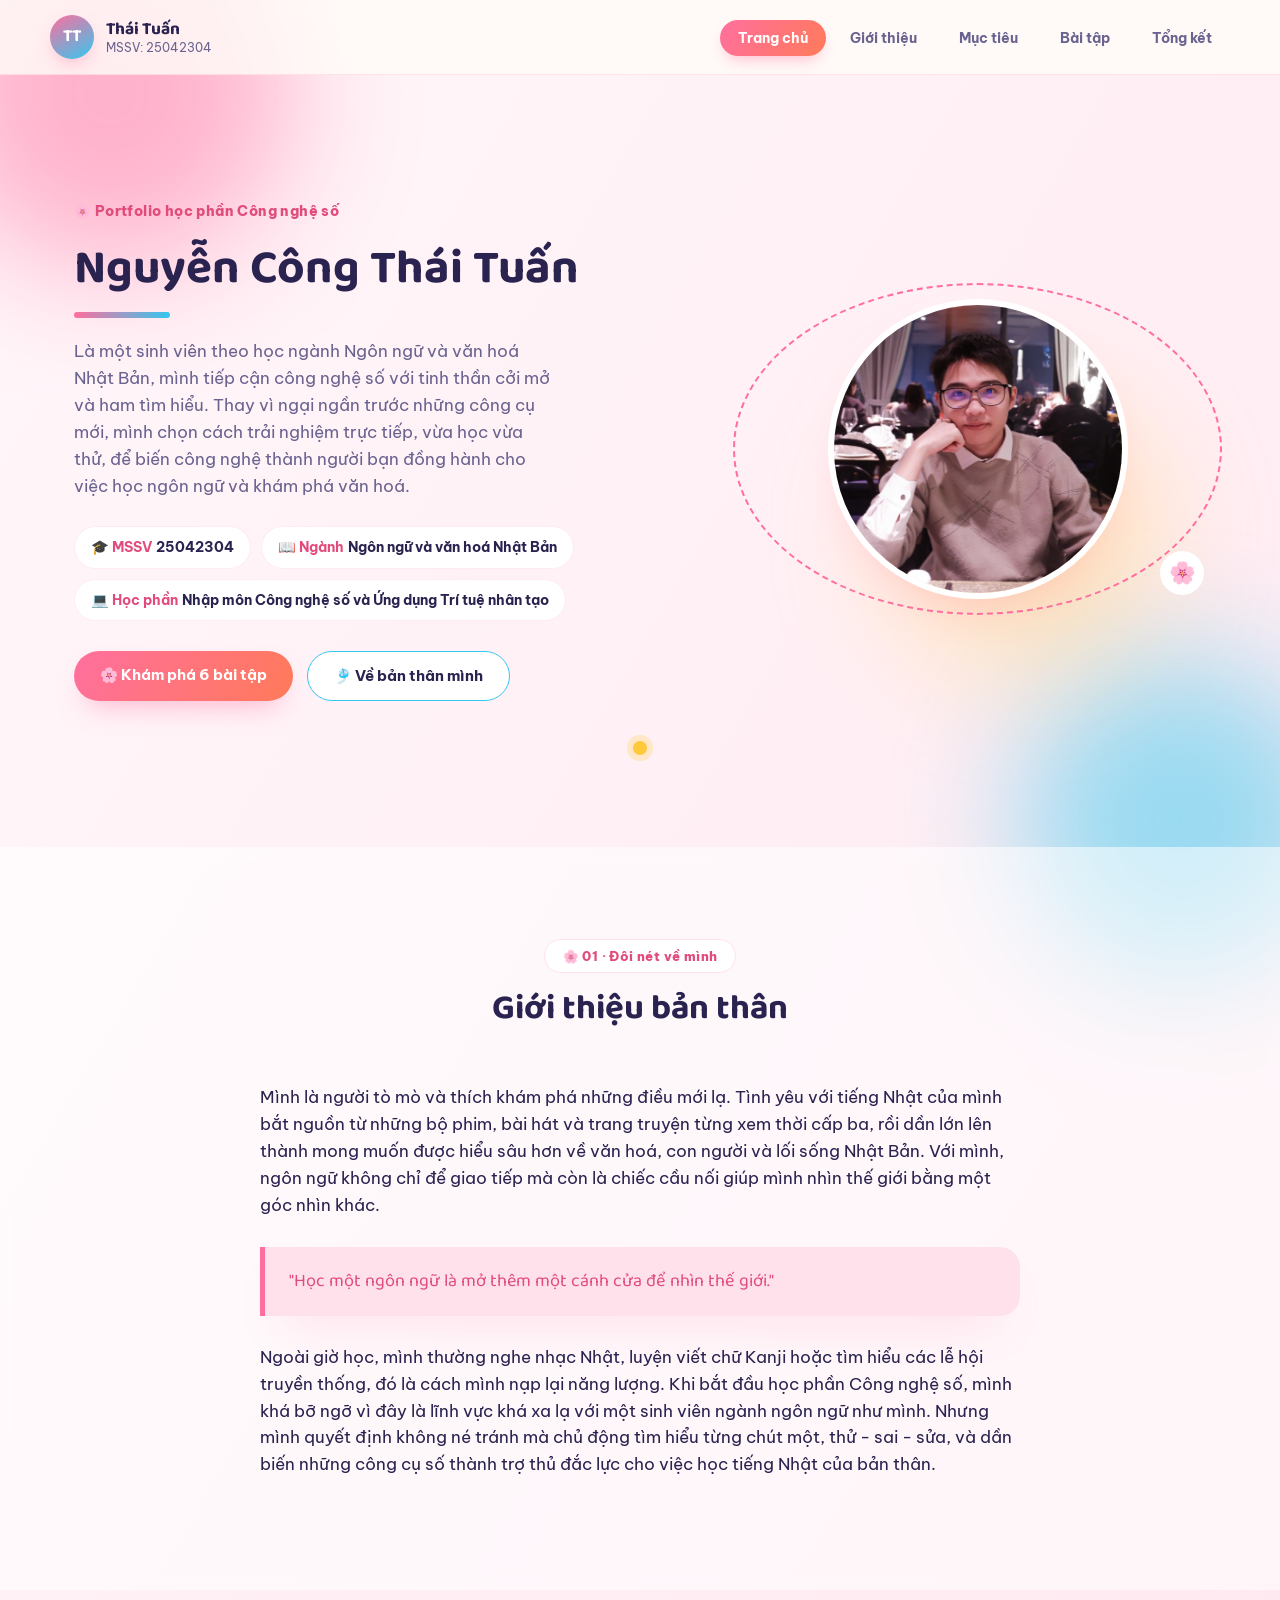
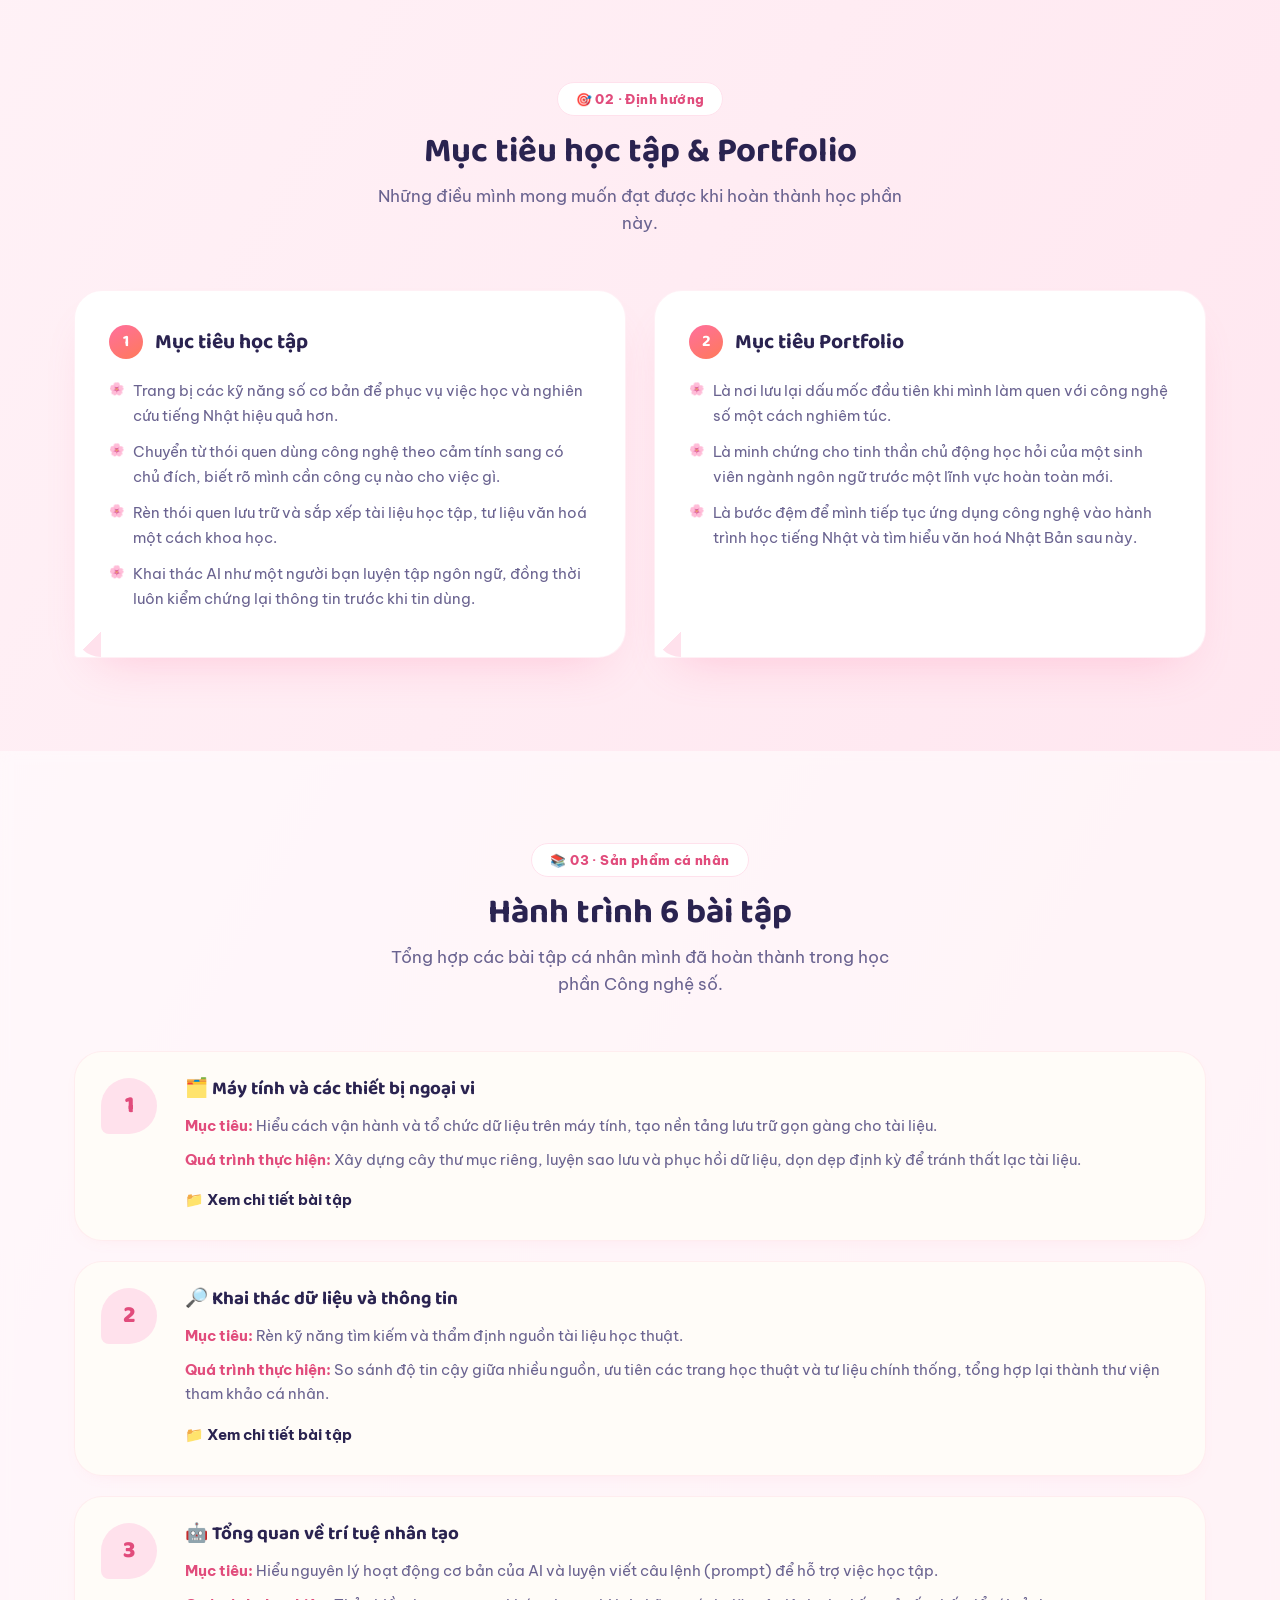
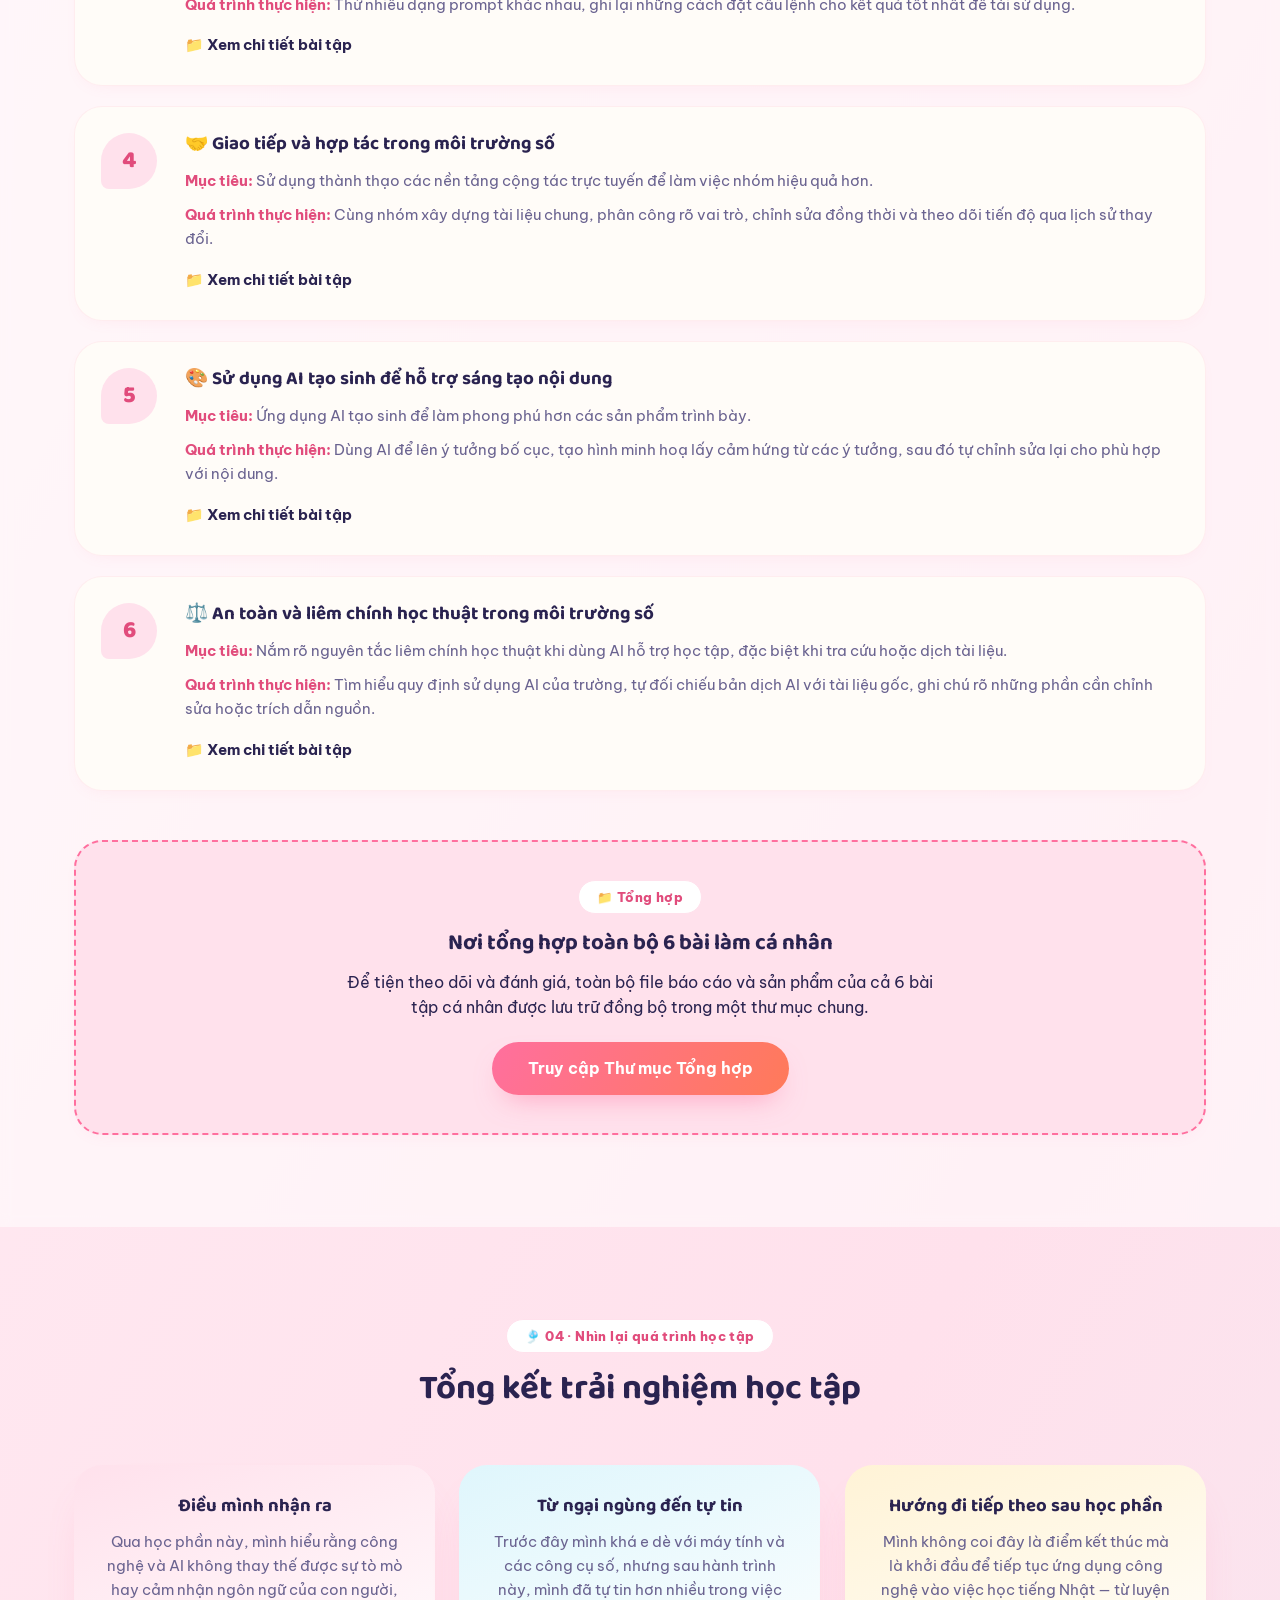
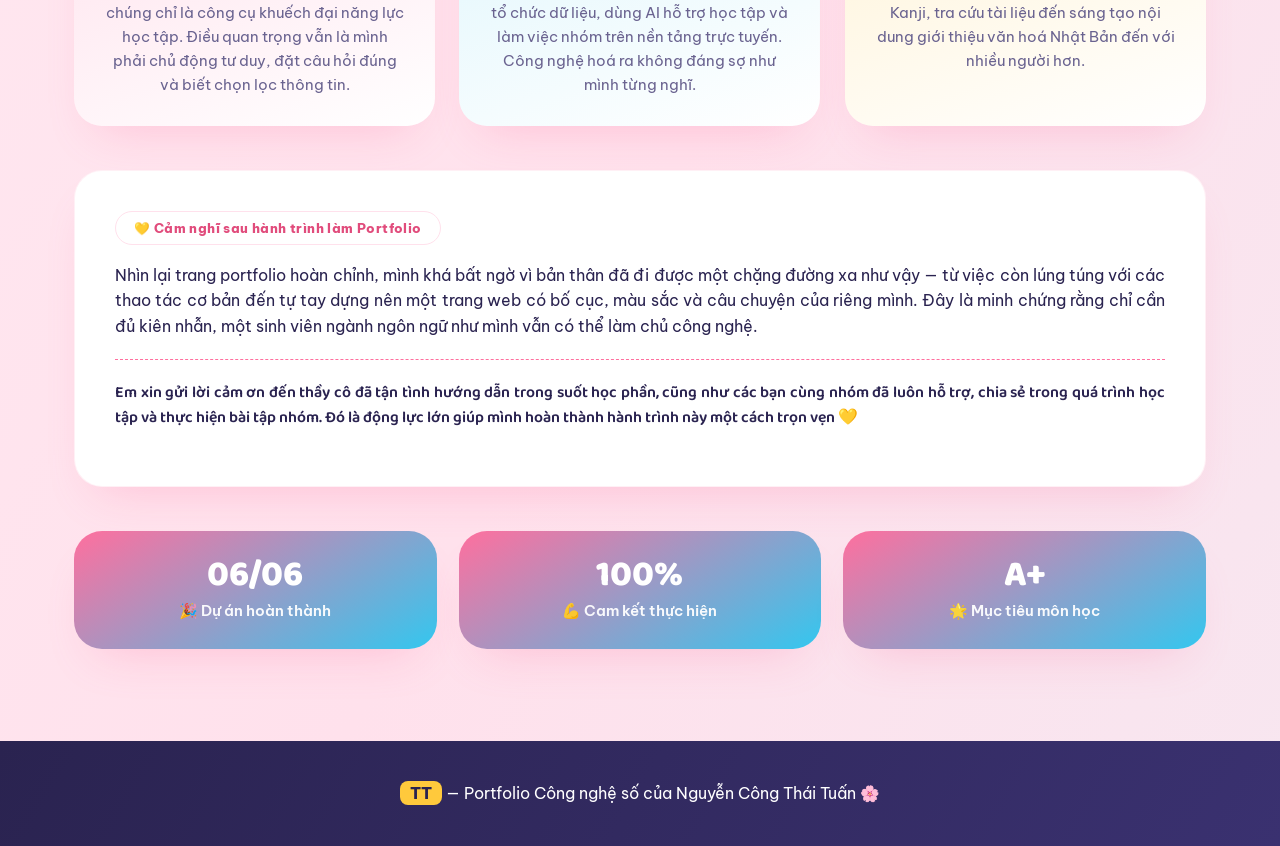
<file: index.html>
<!DOCTYPE html>
<html lang="vi">
<head>
<meta charset="UTF-8">
<meta name="viewport" content="width=device-width, initial-scale=1.0">
<title>Nguyễn Công Thái Tuấn - Portfolio Công nghệ số</title>
<link rel="preconnect" href="https://fonts.googleapis.com">
<link rel="preconnect" href="https://fonts.gstatic.com" crossorigin>
<link href="https://fonts.googleapis.com/css2?family=Baloo+2:wght@500;600;700;800&family=Be+Vietnam+Pro:wght@400;500;600;700;800&display=swap" rel="stylesheet">
<link rel="stylesheet" href="style.css">
</head>
<body>

<div class="blob blob-1"></div>
<div class="blob blob-2"></div>
<div class="blob blob-3"></div>
<div class="petals" id="petals" aria-hidden="true"></div>
<div class="cursor-glow" id="cursorGlow"></div>

<header class="site-nav">
  <div class="wrap nav-inner">
    <div class="brand">
      <div class="seal">TT</div>
      <div class="brand-text">
        <span class="brand-name">Thái Tuấn</span>
        <span class="brand-id">MSSV: 25042304</span>
      </div>
    </div>
    <ul class="nav-links">
      <li><a href="#trang-chu" class="nav-link active">Trang chủ</a></li>
      <li><a href="#gioi-thieu" class="nav-link">Giới thiệu</a></li>
      <li><a href="#muc-tieu" class="nav-link">Mục tiêu</a></li>
      <li><a href="#bai-tap" class="nav-link">Bài tập</a></li>
      <li><a href="#tong-ket" class="nav-link">Tổng kết</a></li>
    </ul>
  </div>
</header>

<section id="trang-chu">
  <div class="wrap hero">
    <div class="reveal">
      <span class="hero-eyebrow">🌸 Portfolio học phần Công nghệ số</span>
      <h1>Nguyễn Công Thái Tuấn<span class="underline"></span></h1>
      <p class="sub">Là một sinh viên theo học ngành Ngôn ngữ và văn hoá Nhật Bản, mình tiếp cận công nghệ số với tinh thần cởi mở và ham tìm hiểu. Thay vì ngại ngần trước những công cụ mới, mình chọn cách trải nghiệm trực tiếp, vừa học vừa thử, để biến công nghệ thành người bạn đồng hành cho việc học ngôn ngữ và khám phá văn hoá.</p>
      <div class="info-chips">
        <span class="info-chip"><b>🎓 MSSV</b>25042304</span>
        <span class="info-chip"><b>📖 Ngành</b>Ngôn ngữ và văn hoá Nhật Bản</span>
        <span class="info-chip"><b>💻 Học phần</b>Nhập môn Công nghệ số và Ứng dụng Trí tuệ nhân tạo</span>
      </div>
      <div class="hero-cta">
        <a href="#bai-tap" class="btn btn-primary">🌸 Khám phá 6 bài tập</a>
        <a href="#gioi-thieu" class="btn btn-ghost">🎐 Về bản thân mình</a>
      </div>
    </div>
    <div class="hero-frame reveal">
      <div class="frame-ring"></div>
      <!-- THAY ĐƯỜNG DẪN ẢNH CỦA BẠN VÀO src="..." Ở DÒNG DƯỚI -->
      <img class="frame-img" src="thaituan.jpg" alt="Ảnh đại diện Thái Tuấn" style="width: 100%; height: 100%; object-fit: cover; border-radius: 50%;">
      <div class="frame-sticker">🌸</div>
    </div>
  </div>
  <div class="arc-divider" aria-hidden="true"><span class="sun"></span></div>
</section>

<section id="gioi-thieu">
  <div class="wrap">
    <div class="section-head reveal">
      <span class="tag">🌸 01 · Đôi nét về mình</span>
      <h2>Giới thiệu bản thân</h2>
    </div>
    <div class="intro-text reveal">
      <p>Mình là người tò mò và thích khám phá những điều mới lạ. Tình yêu với tiếng Nhật của mình bắt nguồn từ những bộ phim, bài hát và trang truyện từng xem thời cấp ba, rồi dần lớn lên thành mong muốn được hiểu sâu hơn về văn hoá, con người và lối sống Nhật Bản. Với mình, ngôn ngữ không chỉ để giao tiếp mà còn là chiếc cầu nối giúp mình nhìn thế giới bằng một góc nhìn khác.</p>
      <div class="pull-quote">"Học một ngôn ngữ là mở thêm một cánh cửa để nhìn thế giới."</div>
      <p>Ngoài giờ học, mình thường nghe nhạc Nhật, luyện viết chữ Kanji hoặc tìm hiểu các lễ hội truyền thống, đó là cách mình nạp lại năng lượng. Khi bắt đầu học phần Công nghệ số, mình khá bỡ ngỡ vì đây là lĩnh vực khá xa lạ với một sinh viên ngành ngôn ngữ như mình. Nhưng mình quyết định không né tránh mà chủ động tìm hiểu từng chút một, thử - sai - sửa, và dần biến những công cụ số thành trợ thủ đắc lực cho việc học tiếng Nhật của bản thân.</p>
    </div>
  </div>
</section>

<section id="muc-tieu">
  <div class="wrap">
    <div class="section-head reveal">
      <span class="tag">🎯 02 · Định hướng</span>
      <h2>Mục tiêu học tập &amp; Portfolio</h2>
      <p>Những điều mình mong muốn đạt được khi hoàn thành học phần này.</p>
    </div>
    <div class="goal-grid">
      <div class="goal-card reveal">
        <h3><span class="num">1</span> Mục tiêu học tập</h3>
        <ul>
          <li>Trang bị các kỹ năng số cơ bản để phục vụ việc học và nghiên cứu tiếng Nhật hiệu quả hơn.</li>
          <li>Chuyển từ thói quen dùng công nghệ theo cảm tính sang có chủ đích, biết rõ mình cần công cụ nào cho việc gì.</li>
          <li>Rèn thói quen lưu trữ và sắp xếp tài liệu học tập, tư liệu văn hoá một cách khoa học.</li>
          <li>Khai thác AI như một người bạn luyện tập ngôn ngữ, đồng thời luôn kiểm chứng lại thông tin trước khi tin dùng.</li>
        </ul>
      </div>
      <div class="goal-card reveal">
        <h3><span class="num">2</span> Mục tiêu Portfolio</h3>
        <ul>
          <li>Là nơi lưu lại dấu mốc đầu tiên khi mình làm quen với công nghệ số một cách nghiêm túc.</li>
          <li>Là minh chứng cho tinh thần chủ động học hỏi của một sinh viên ngành ngôn ngữ trước một lĩnh vực hoàn toàn mới.</li>
          <li>Là bước đệm để mình tiếp tục ứng dụng công nghệ vào hành trình học tiếng Nhật và tìm hiểu văn hoá Nhật Bản sau này.</li>
        </ul>
      </div>
    </div>
  </div>
</section>

<section id="bai-tap">
  <div class="wrap">
    <div class="section-head reveal">
      <span class="tag">📚 03 · Sản phẩm cá nhân</span>
      <h2>Hành trình 6 bài tập</h2>
      <p>Tổng hợp các bài tập cá nhân mình đã hoàn thành trong học phần Công nghệ số.</p>
    </div>
    <div class="work-list">
      <div class="work-item reveal">
        <div class="num">1</div>
        <div>
          <h3>🗂️ Máy tính và các thiết bị ngoại vi</h3>
          <div class="work-fields">
            <div class="row"><b>Mục tiêu:</b> Hiểu cách vận hành và tổ chức dữ liệu trên máy tính, tạo nền tảng lưu trữ gọn gàng cho tài liệu.</div>
            <div class="row"><b>Quá trình thực hiện:</b> Xây dựng cây thư mục riêng, luyện sao lưu và phục hồi dữ liệu, dọn dẹp định kỳ để tránh thất lạc tài liệu.</div>
          </div>
          <a href="https://drive.google.com/file/d/1brFZg4f1hDSLKxqn5hWI1V_ljC0Bep34/view?usp=drive_link" class="work-link">📁 Xem chi tiết bài tập</a>
        </div>
      </div>
      <div class="work-item reveal">
        <div class="num">2</div>
        <div>
          <h3>🔎 Khai thác dữ liệu và thông tin</h3>
          <div class="work-fields">
            <div class="row"><b>Mục tiêu:</b> Rèn kỹ năng tìm kiếm và thẩm định nguồn tài liệu học thuật.</div>
            <div class="row"><b>Quá trình thực hiện:</b> So sánh độ tin cậy giữa nhiều nguồn, ưu tiên các trang học thuật và tư liệu chính thống, tổng hợp lại thành thư viện tham khảo cá nhân.</div>
          </div>
          <a href="https://drive.google.com/file/d/1V2eVG8cg9KhekNZRLpbLULGTibU__A0H/view?usp=drive_link" class="work-link">📁 Xem chi tiết bài tập</a>
        </div>
      </div>
      <div class="work-item reveal">
        <div class="num">3</div>
        <div>
          <h3>🤖 Tổng quan về trí tuệ nhân tạo</h3>
          <div class="work-fields">
            <div class="row"><b>Mục tiêu:</b> Hiểu nguyên lý hoạt động cơ bản của AI và luyện viết câu lệnh (prompt) để hỗ trợ việc học tập.</div>
            <div class="row"><b>Quá trình thực hiện:</b> Thử nhiều dạng prompt khác nhau, ghi lại những cách đặt câu lệnh cho kết quả tốt nhất để tái sử dụng.</div>
          </div>
          <a href="https://drive.google.com/file/d/1sXo_4yEObmmK12gEWAlB6NnLqLjsC4DI/view?usp=drive_link" class="work-link">📁 Xem chi tiết bài tập</a>
        </div>
      </div>
      <div class="work-item reveal">
        <div class="num">4</div>
        <div>
          <h3>🤝 Giao tiếp và hợp tác trong môi trường số</h3>
          <div class="work-fields">
            <div class="row"><b>Mục tiêu:</b> Sử dụng thành thạo các nền tảng cộng tác trực tuyến để làm việc nhóm hiệu quả hơn.</div>
            <div class="row"><b>Quá trình thực hiện:</b> Cùng nhóm xây dựng tài liệu chung, phân công rõ vai trò, chỉnh sửa đồng thời và theo dõi tiến độ qua lịch sử thay đổi.</div>
          </div>
          <a href="https://drive.google.com/file/d/1CThn3z2_cbSLkAjHHFn8-Ey7aQlFpjEn/view?usp=drive_link" class="work-link">📁 Xem chi tiết bài tập</a>
        </div>
      </div>
      <div class="work-item reveal">
        <div class="num">5</div>
        <div>
          <h3>🎨 Sử dụng AI tạo sinh để hỗ trợ sáng tạo nội dung</h3>
          <div class="work-fields">
            <div class="row"><b>Mục tiêu:</b> Ứng dụng AI tạo sinh để làm phong phú hơn các sản phẩm trình bày.</div>
            <div class="row"><b>Quá trình thực hiện:</b> Dùng AI để lên ý tưởng bố cục, tạo hình minh hoạ lấy cảm hứng từ các ý tưởng, sau đó tự chỉnh sửa lại cho phù hợp với nội dung.</div>
          </div>
          <a href="https://drive.google.com/file/d/1JEr2yvIgP0-DzwtuU6i96ROwkSikWsbE/view?usp=drive_link" class="work-link">📁 Xem chi tiết bài tập</a>
        </div>
      </div>
      <div class="work-item reveal">
        <div class="num">6</div>
        <div>
          <h3>⚖️ An toàn và liêm chính học thuật trong môi trường số</h3>
          <div class="work-fields">
            <div class="row"><b>Mục tiêu:</b> Nắm rõ nguyên tắc liêm chính học thuật khi dùng AI hỗ trợ học tập, đặc biệt khi tra cứu hoặc dịch tài liệu.</div>
            <div class="row"><b>Quá trình thực hiện:</b> Tìm hiểu quy định sử dụng AI của trường, tự đối chiếu bản dịch AI với tài liệu gốc, ghi chú rõ những phần cần chỉnh sửa hoặc trích dẫn nguồn.</div>
          </div>
          <a href="https://drive.google.com/file/d/198xptSa5ByX6omVA4YvT5B3yi4RmZmha/view?usp=drive_link" class="work-link">📁 Xem chi tiết bài tập</a>
        </div>
      </div>

      <!-- Ô dẫn đến link tổng hợp 6 bài -->
      <div class="work-item reveal" style="grid-template-columns: 1fr; text-align: center; border: 2px dashed var(--pink); background: var(--pink-soft); margin-top: 30px; padding: 38px 24px;">
        <div style="max-width: 600px; margin: 0 auto;">
          <span class="tag" style="margin-bottom: 16px;">📁 Tổng hợp</span>
          <h3 style="font-size: 1.35rem; margin-bottom: 12px;">Nơi tổng hợp toàn bộ 6 bài làm cá nhân</h3>
          <p class="sub" style="margin: 0 auto 22px; font-size: 0.95rem;">Để tiện theo dõi và đánh giá, toàn bộ file báo cáo và sản phẩm của cả 6 bài tập cá nhân được  lưu trữ đồng bộ trong một thư mục chung.</p>
          <!-- Thay link Drive tổng hợp thật vào ký tự # dưới đây -->
          <a href="https://drive.google.com/drive/folders/1JVnuB_zcmQ5XquJ6gWGvH21tws39dPbN?usp=drive_link" class="btn btn-primary" style="padding: 14px 36px; font-size: 0.95rem;">Truy cập Thư mục Tổng hợp</a>
        </div>
      </div>
    </div>
  </div>
</section>

<section id="tong-ket">
  <div class="wrap">
    <div class="section-head reveal">
      <span class="tag">🎐 04 · Nhìn lại quá trình học tập</span>
      <h2>Tổng kết trải nghiệm học tập</h2>
    </div>
    <div class="reflect-grid">
      <div class="reflect-card reveal">
        <h3>Điều mình nhận ra</h3>
        <p>Qua học phần này, mình hiểu rằng công nghệ và AI không thay thế được sự tò mò hay cảm nhận ngôn ngữ của con người, chúng chỉ là công cụ khuếch đại năng lực học tập. Điều quan trọng vẫn là mình phải chủ động tư duy, đặt câu hỏi đúng và biết chọn lọc thông tin.</p>
      </div>
      <div class="reflect-card reveal">
        <h3>Từ ngại ngùng đến tự tin</h3>
        <p>Trước đây mình khá e dè với máy tính và các công cụ số, nhưng sau hành trình này, mình đã tự tin hơn nhiều trong việc tổ chức dữ liệu, dùng AI hỗ trợ học tập và làm việc nhóm trên nền tảng trực tuyến. Công nghệ hoá ra không đáng sợ như mình từng nghĩ.</p>
      </div>
      <div class="reflect-card reveal">
        <h3>Hướng đi tiếp theo sau học phần</h3>
        <p>Mình không coi đây là điểm kết thúc mà là khởi đầu để tiếp tục ứng dụng công nghệ vào việc học tiếng Nhật — từ luyện Kanji, tra cứu tài liệu đến sáng tạo nội dung giới thiệu văn hoá Nhật Bản đến với nhiều người hơn.</p>
      </div>
    </div>

    <div class="feelings reveal">
      <span class="tag">💛 Cảm nghĩ sau hành trình làm Portfolio</span>
      <p>Nhìn lại trang portfolio hoàn chỉnh, mình khá bất ngờ vì bản thân đã đi được một chặng đường xa như vậy — từ việc còn lúng túng với các thao tác cơ bản đến tự tay dựng nên một trang web có bố cục, màu sắc và câu chuyện của riêng mình. Đây là minh chứng rằng chỉ cần đủ kiên nhẫn, một sinh viên ngành ngôn ngữ như mình vẫn có thể làm chủ công nghệ.</p>
      <p class="thanks">Em xin gửi lời cảm ơn đến thầy cô đã tận tình hướng dẫn trong suốt học phần, cũng như các bạn cùng nhóm đã luôn hỗ trợ, chia sẻ trong quá trình học tập và thực hiện bài tập nhóm. Đó là động lực lớn giúp mình hoàn thành hành trình này một cách trọn vẹn 💛</p>
    </div>

    <div class="stat-row reveal">
      <div class="stat"><div class="num">06/06</div><div class="label">🎉 Dự án hoàn thành</div></div>
      <div class="stat"><div class="num">100%</div><div class="label">💪 Cam kết thực hiện</div></div>
      <div class="stat"><div class="num">A+</div><div class="label">🌟 Mục tiêu môn học</div></div>
    </div>
  </div>
</section>

<footer>
  <span class="seal-mini">TT</span> — Portfolio Công nghệ số của Nguyễn Công Thái Tuấn 🌸
</footer>

<script>
  // Cánh hoa rơi
  const petalEmojis = ['🌸','✨','🍃','🎐'];
  const petalLayer = document.getElementById('petals');
  for(let i = 0; i < 16; i++){
    const el = document.createElement('div');
    el.className = 'petal';
    el.textContent = petalEmojis[i % petalEmojis.length];
    el.style.left = (Math.random() * 100) + 'vw';
    el.style.animationDuration = (9 + Math.random() * 8) + 's';
    el.style.animationDelay = (Math.random() * 10) + 's';
    el.style.fontSize = (1 + Math.random() * 0.9) + 'rem';
    petalLayer.appendChild(el);
  }

  // Con trỏ phát sáng
  const glow = document.getElementById('cursorGlow');
  window.addEventListener('mousemove', (e) => {
    glow.style.left = e.clientX + 'px'; glow.style.top = e.clientY + 'px'; glow.style.opacity = 1;
  });
  window.addEventListener('mouseleave', () => { glow.style.opacity = 0; });

  // Hiệu ứng xuất hiện khi cuộn
  const reveals = document.querySelectorAll('.reveal');
  reveals.forEach((el, i) => { el.style.transitionDelay = (i % 4) * 0.08 + 's'; });
  const io = new IntersectionObserver((entries) => {
    entries.forEach(entry => {
      if (entry.isIntersecting) { entry.target.classList.add('in-view'); io.unobserve(entry.target); }
    });
  }, { threshold: 0.1 });
  reveals.forEach(el => io.observe(el));

  // Số liệu "nảy" khi vào khung nhìn
  const stats = document.querySelectorAll('.stat');
  const statIo = new IntersectionObserver((entries) => {
    entries.forEach(entry => {
      if (entry.isIntersecting) { entry.target.classList.add('in-view'); statIo.unobserve(entry.target); }
    });
  }, { threshold: 0.4 });
  stats.forEach(el => statIo.observe(el));

  // Cuộn mượt
  document.querySelectorAll('a[href^="#"]').forEach(link => {
    link.addEventListener('click', (e) => {
      const target = document.querySelector(link.getAttribute('href'));
      if (target) { e.preventDefault(); target.scrollIntoView({ behavior: 'smooth', block: 'start' }); }
    });
  });

  // Đánh dấu mục nav đang xem
  const navLinks = document.querySelectorAll('.nav-link');
  const sections = document.querySelectorAll('section[id]');
  const navIo = new IntersectionObserver((entries) => {
    entries.forEach(entry => {
      if (entry.isIntersecting) {
        const id = entry.target.getAttribute('id');
        navLinks.forEach(l => l.classList.toggle('active', l.getAttribute('href') === '#' + id));
      }
    });
  }, { threshold: 0.3 });
  sections.forEach(s => navIo.observe(s));

  // Trước khi in: hiện đầy đủ nội dung, tắt hiệu ứng động
  window.addEventListener('beforeprint', () => {
    reveals.forEach(el => el.classList.add('in-view'));
    stats.forEach(el => el.classList.add('in-view'));
  });
</script>
</body>
</html>
</file>
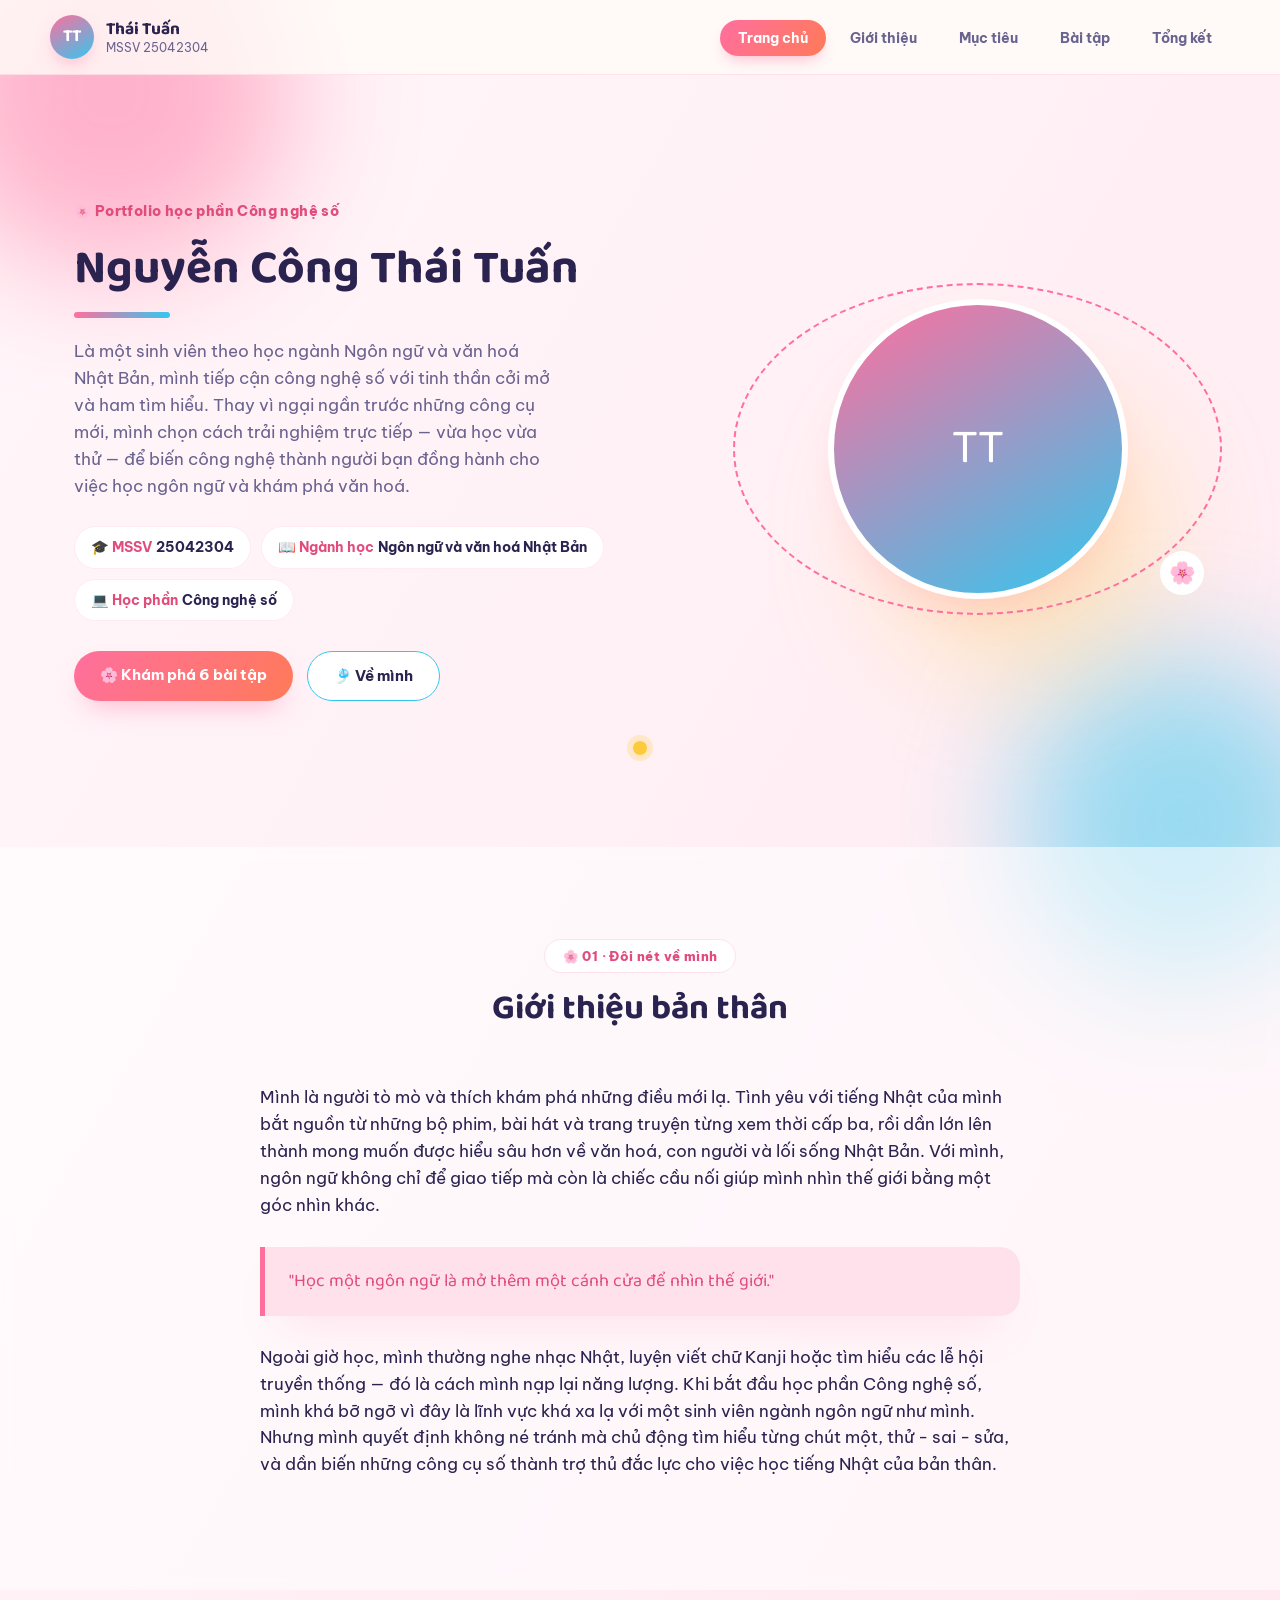
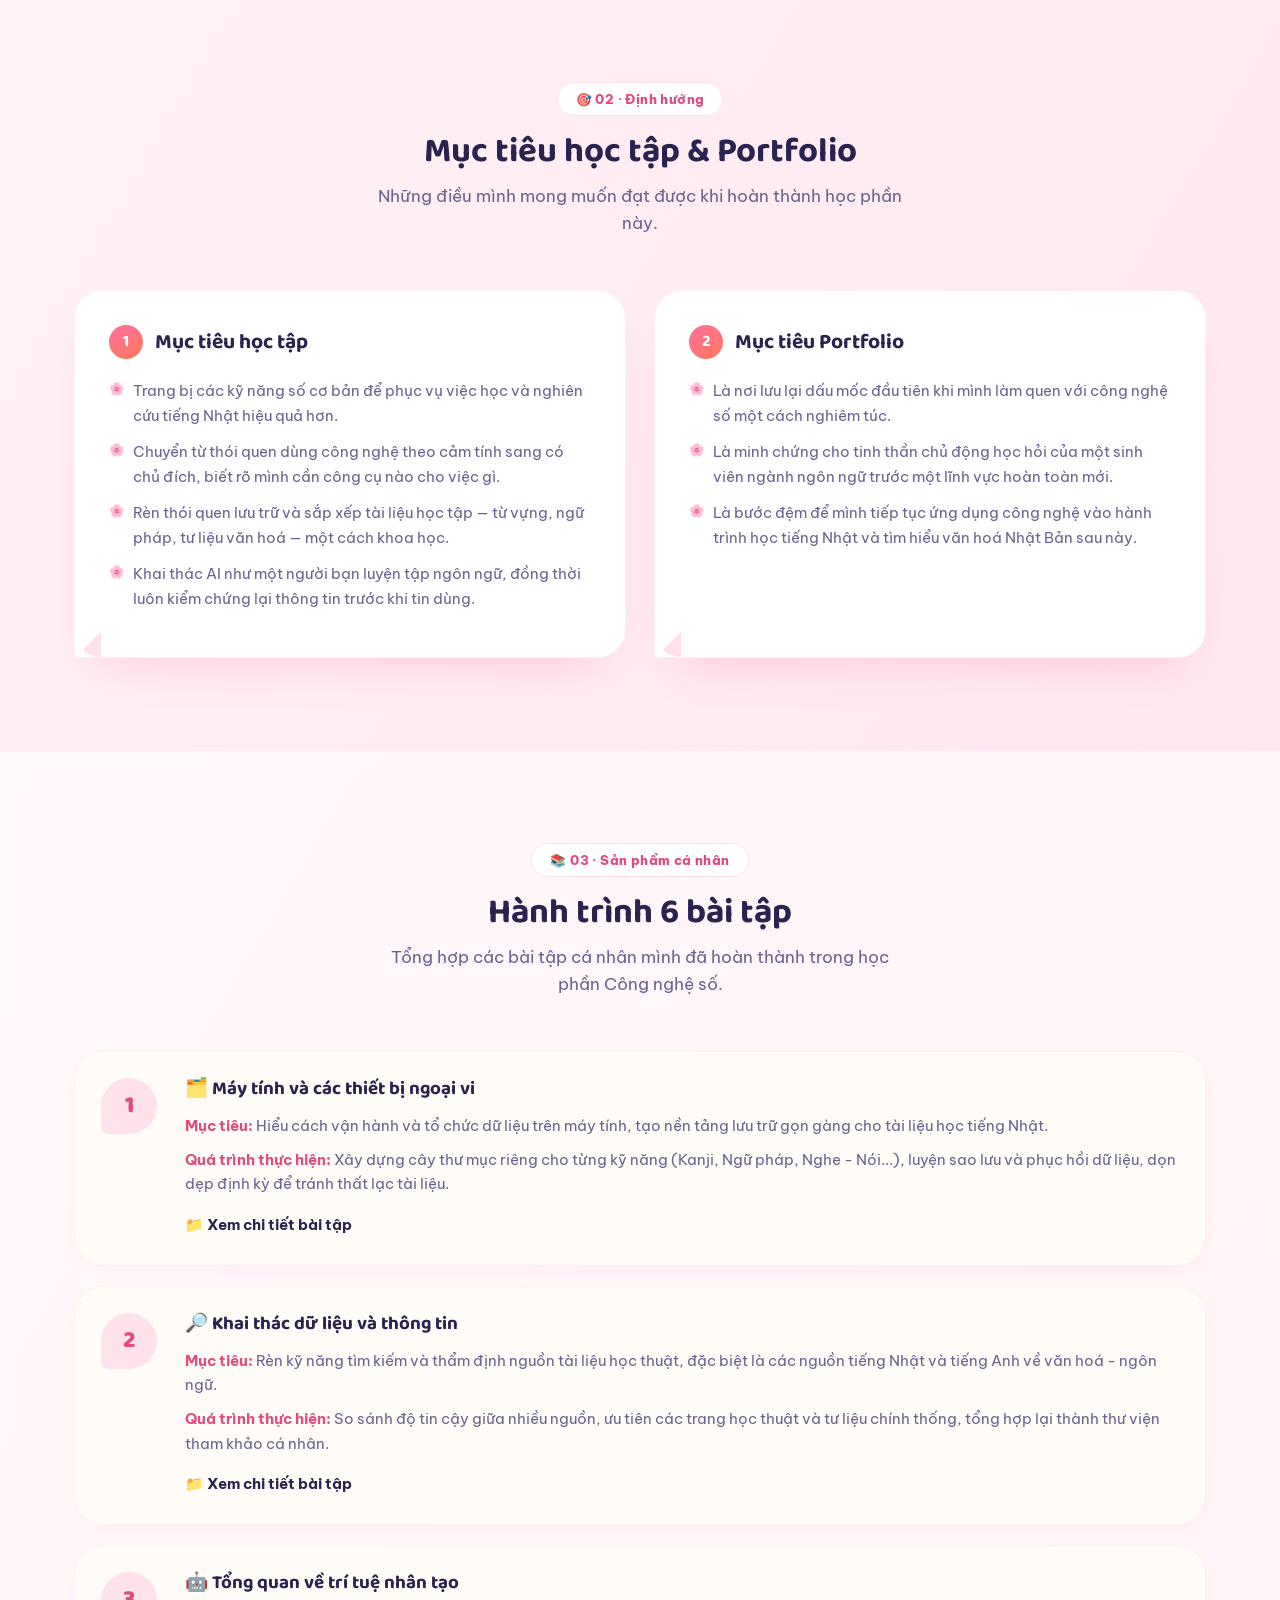
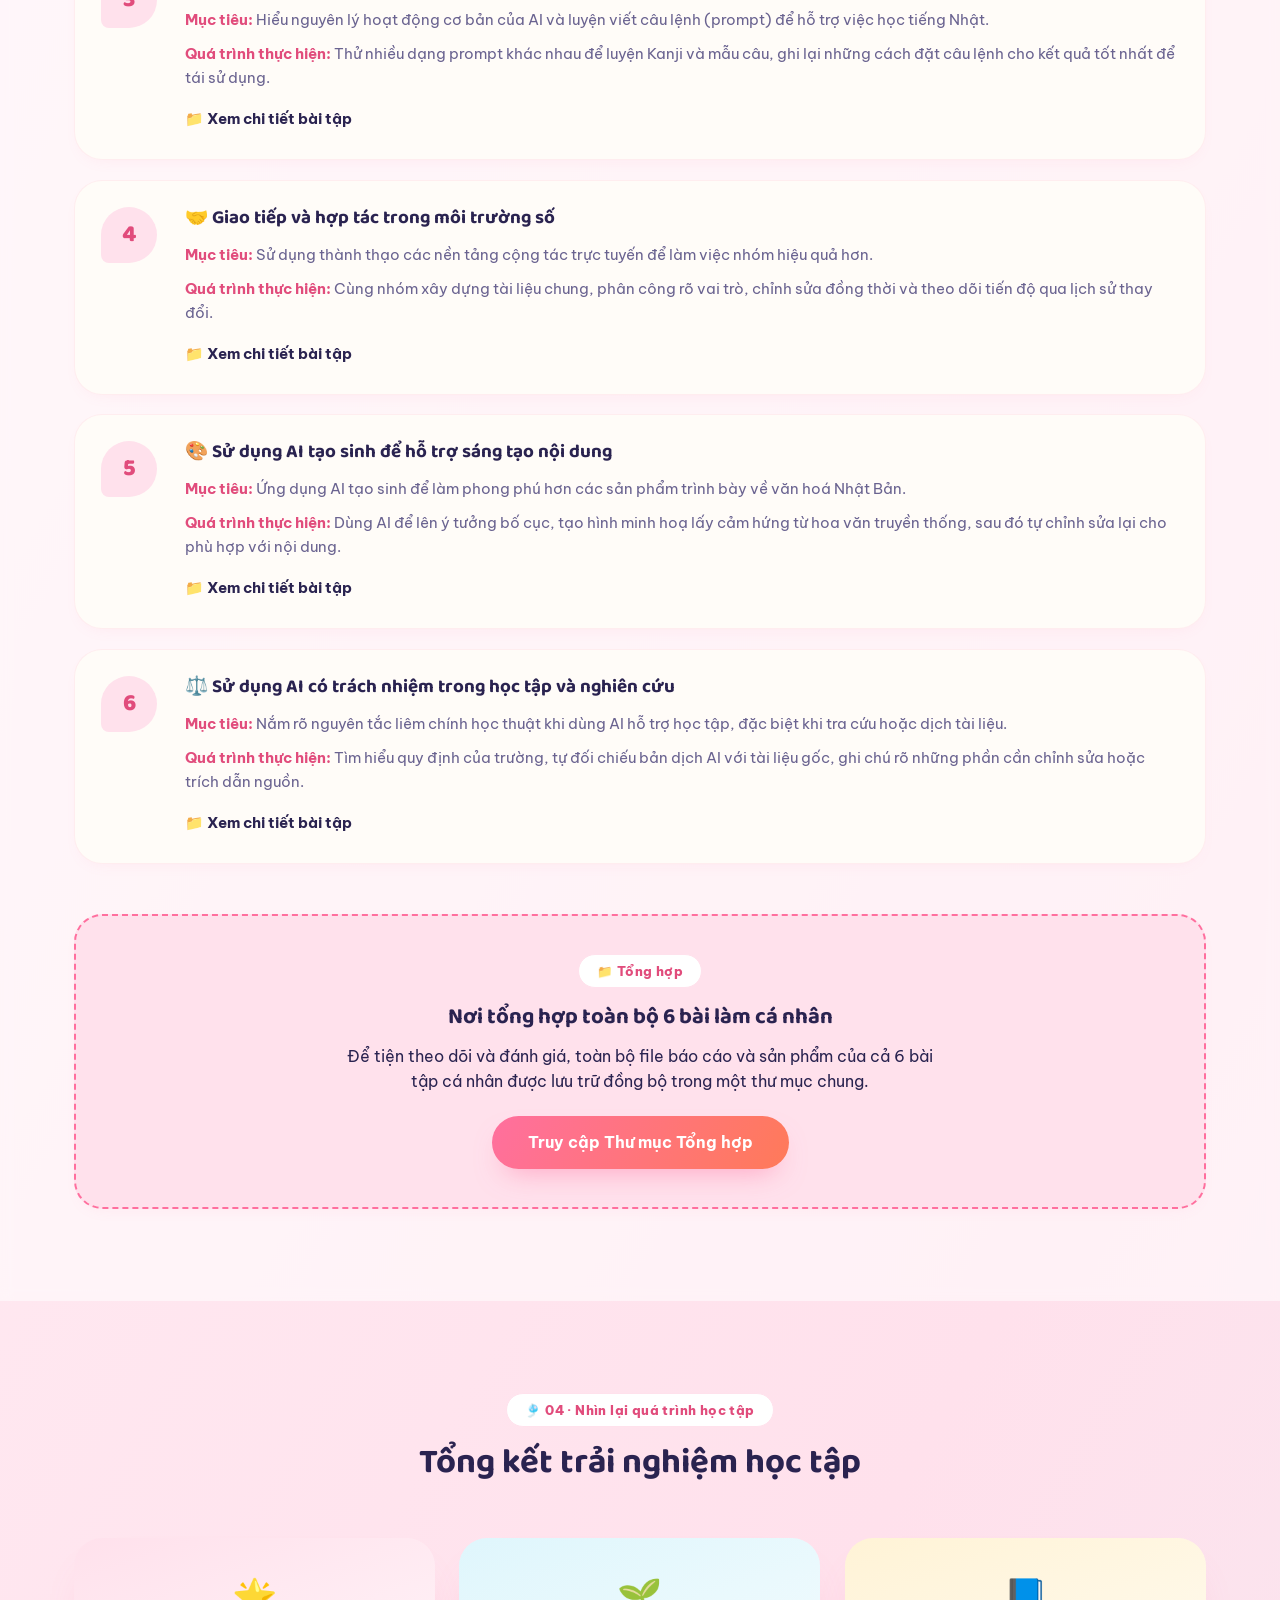
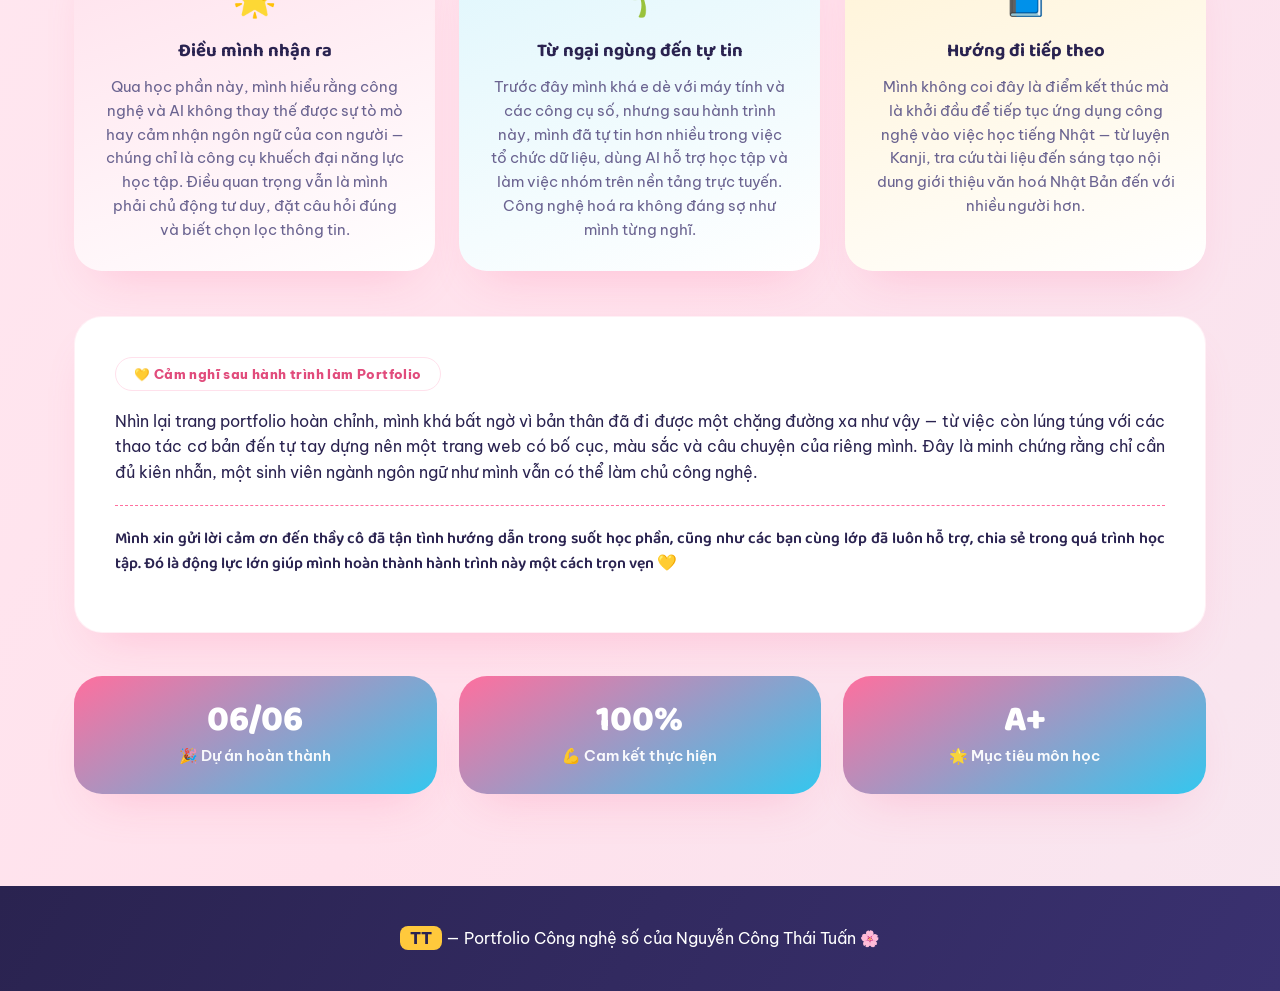
<file: index (6).html>
<!DOCTYPE html>
<html lang="vi">
<head>
<meta charset="UTF-8">
<meta name="viewport" content="width=device-width, initial-scale=1.0">
<title>Nguyễn Công Thái Tuấn - Portfolio Công nghệ số</title>
<link rel="preconnect" href="https://fonts.googleapis.com">
<link rel="preconnect" href="https://fonts.gstatic.com" crossorigin>
<link href="https://fonts.googleapis.com/css2?family=Baloo+2:wght@500;600;700;800&family=Be+Vietnam+Pro:wght@400;500;600;700;800&display=swap" rel="stylesheet">
<link rel="stylesheet" href="style.css">
</head>
<body>

<div class="blob blob-1"></div>
<div class="blob blob-2"></div>
<div class="blob blob-3"></div>
<div class="petals" id="petals" aria-hidden="true"></div>
<div class="cursor-glow" id="cursorGlow"></div>

<header class="site-nav">
  <div class="wrap nav-inner">
    <div class="brand">
      <div class="seal">TT</div>
      <div class="brand-text">
        <span class="brand-name">Thái Tuấn</span>
        <span class="brand-id">MSSV 25042304</span>
      </div>
    </div>
    <ul class="nav-links">
      <li><a href="#trang-chu" class="nav-link active">Trang chủ</a></li>
      <li><a href="#gioi-thieu" class="nav-link">Giới thiệu</a></li>
      <li><a href="#muc-tieu" class="nav-link">Mục tiêu</a></li>
      <li><a href="#bai-tap" class="nav-link">Bài tập</a></li>
      <li><a href="#tong-ket" class="nav-link">Tổng kết</a></li>
    </ul>
  </div>
</header>

<section id="trang-chu">
  <div class="wrap hero">
    <div class="reveal">
      <span class="hero-eyebrow">🌸 Portfolio học phần Công nghệ số</span>
      <h1>Nguyễn Công Thái Tuấn<span class="underline"></span></h1>
      <p class="sub">Là một sinh viên theo học ngành Ngôn ngữ và văn hoá Nhật Bản, mình tiếp cận công nghệ số với tinh thần cởi mở và ham tìm hiểu. Thay vì ngại ngần trước những công cụ mới, mình chọn cách trải nghiệm trực tiếp — vừa học vừa thử — để biến công nghệ thành người bạn đồng hành cho việc học ngôn ngữ và khám phá văn hoá.</p>
      <div class="info-chips">
        <span class="info-chip"><b>🎓 MSSV</b>25042304</span>
        <span class="info-chip"><b>📖 Ngành học</b>Ngôn ngữ và văn hoá Nhật Bản</span>
        <span class="info-chip"><b>💻 Học phần</b>Công nghệ số</span>
      </div>
      <div class="hero-cta">
        <a href="#bai-tap" class="btn btn-primary">🌸 Khám phá 6 bài tập</a>
        <a href="#gioi-thieu" class="btn btn-ghost">🎐 Về mình</a>
      </div>
    </div>
    <div class="hero-frame reveal">
      <div class="frame-ring"></div>
      <div class="frame-img">TT</div>
      <div class="frame-sticker">🌸</div>
    </div>
  </div>
  <div class="arc-divider" aria-hidden="true"><span class="sun"></span></div>
</section>

<section id="gioi-thieu">
  <div class="wrap">
    <div class="section-head reveal">
      <span class="tag">🌸 01 · Đôi nét về mình</span>
      <h2>Giới thiệu bản thân</h2>
    </div>
    <div class="intro-text reveal">
      <p>Mình là người tò mò và thích khám phá những điều mới lạ. Tình yêu với tiếng Nhật của mình bắt nguồn từ những bộ phim, bài hát và trang truyện từng xem thời cấp ba, rồi dần lớn lên thành mong muốn được hiểu sâu hơn về văn hoá, con người và lối sống Nhật Bản. Với mình, ngôn ngữ không chỉ để giao tiếp mà còn là chiếc cầu nối giúp mình nhìn thế giới bằng một góc nhìn khác.</p>
      <div class="pull-quote">"Học một ngôn ngữ là mở thêm một cánh cửa để nhìn thế giới."</div>
      <p>Ngoài giờ học, mình thường nghe nhạc Nhật, luyện viết chữ Kanji hoặc tìm hiểu các lễ hội truyền thống — đó là cách mình nạp lại năng lượng. Khi bắt đầu học phần Công nghệ số, mình khá bỡ ngỡ vì đây là lĩnh vực khá xa lạ với một sinh viên ngành ngôn ngữ như mình. Nhưng mình quyết định không né tránh mà chủ động tìm hiểu từng chút một, thử - sai - sửa, và dần biến những công cụ số thành trợ thủ đắc lực cho việc học tiếng Nhật của bản thân.</p>
    </div>
  </div>
</section>

<section id="muc-tieu">
  <div class="wrap">
    <div class="section-head reveal">
      <span class="tag">🎯 02 · Định hướng</span>
      <h2>Mục tiêu học tập &amp; Portfolio</h2>
      <p>Những điều mình mong muốn đạt được khi hoàn thành học phần này.</p>
    </div>
    <div class="goal-grid">
      <div class="goal-card reveal">
        <h3><span class="num">1</span> Mục tiêu học tập</h3>
        <ul>
          <li>Trang bị các kỹ năng số cơ bản để phục vụ việc học và nghiên cứu tiếng Nhật hiệu quả hơn.</li>
          <li>Chuyển từ thói quen dùng công nghệ theo cảm tính sang có chủ đích, biết rõ mình cần công cụ nào cho việc gì.</li>
          <li>Rèn thói quen lưu trữ và sắp xếp tài liệu học tập — từ vựng, ngữ pháp, tư liệu văn hoá — một cách khoa học.</li>
          <li>Khai thác AI như một người bạn luyện tập ngôn ngữ, đồng thời luôn kiểm chứng lại thông tin trước khi tin dùng.</li>
        </ul>
      </div>
      <div class="goal-card reveal">
        <h3><span class="num">2</span> Mục tiêu Portfolio</h3>
        <ul>
          <li>Là nơi lưu lại dấu mốc đầu tiên khi mình làm quen với công nghệ số một cách nghiêm túc.</li>
          <li>Là minh chứng cho tinh thần chủ động học hỏi của một sinh viên ngành ngôn ngữ trước một lĩnh vực hoàn toàn mới.</li>
          <li>Là bước đệm để mình tiếp tục ứng dụng công nghệ vào hành trình học tiếng Nhật và tìm hiểu văn hoá Nhật Bản sau này.</li>
        </ul>
      </div>
    </div>
  </div>
</section>

<section id="bai-tap">
  <div class="wrap">
    <div class="section-head reveal">
      <span class="tag">📚 03 · Sản phẩm cá nhân</span>
      <h2>Hành trình 6 bài tập</h2>
      <p>Tổng hợp các bài tập cá nhân mình đã hoàn thành trong học phần Công nghệ số.</p>
    </div>
    <div class="work-list">
      <div class="work-item reveal">
        <div class="num">1</div>
        <div>
          <h3>🗂️ Máy tính và các thiết bị ngoại vi</h3>
          <div class="work-fields">
            <div class="row"><b>Mục tiêu:</b> Hiểu cách vận hành và tổ chức dữ liệu trên máy tính, tạo nền tảng lưu trữ gọn gàng cho tài liệu học tiếng Nhật.</div>
            <div class="row"><b>Quá trình thực hiện:</b> Xây dựng cây thư mục riêng cho từng kỹ năng (Kanji, Ngữ pháp, Nghe - Nói...), luyện sao lưu và phục hồi dữ liệu, dọn dẹp định kỳ để tránh thất lạc tài liệu.</div>
          </div>
          <a href="#" class="work-link">📁 Xem chi tiết bài tập</a>
        </div>
      </div>
      <div class="work-item reveal">
        <div class="num">2</div>
        <div>
          <h3>🔎 Khai thác dữ liệu và thông tin</h3>
          <div class="work-fields">
            <div class="row"><b>Mục tiêu:</b> Rèn kỹ năng tìm kiếm và thẩm định nguồn tài liệu học thuật, đặc biệt là các nguồn tiếng Nhật và tiếng Anh về văn hoá - ngôn ngữ.</div>
            <div class="row"><b>Quá trình thực hiện:</b> So sánh độ tin cậy giữa nhiều nguồn, ưu tiên các trang học thuật và tư liệu chính thống, tổng hợp lại thành thư viện tham khảo cá nhân.</div>
          </div>
          <a href="#" class="work-link">📁 Xem chi tiết bài tập</a>
        </div>
      </div>
      <div class="work-item reveal">
        <div class="num">3</div>
        <div>
          <h3>🤖 Tổng quan về trí tuệ nhân tạo</h3>
          <div class="work-fields">
            <div class="row"><b>Mục tiêu:</b> Hiểu nguyên lý hoạt động cơ bản của AI và luyện viết câu lệnh (prompt) để hỗ trợ việc học tiếng Nhật.</div>
            <div class="row"><b>Quá trình thực hiện:</b> Thử nhiều dạng prompt khác nhau để luyện Kanji và mẫu câu, ghi lại những cách đặt câu lệnh cho kết quả tốt nhất để tái sử dụng.</div>
          </div>
          <a href="#" class="work-link">📁 Xem chi tiết bài tập</a>
        </div>
      </div>
      <div class="work-item reveal">
        <div class="num">4</div>
        <div>
          <h3>🤝 Giao tiếp và hợp tác trong môi trường số</h3>
          <div class="work-fields">
            <div class="row"><b>Mục tiêu:</b> Sử dụng thành thạo các nền tảng cộng tác trực tuyến để làm việc nhóm hiệu quả hơn.</div>
            <div class="row"><b>Quá trình thực hiện:</b> Cùng nhóm xây dựng tài liệu chung, phân công rõ vai trò, chỉnh sửa đồng thời và theo dõi tiến độ qua lịch sử thay đổi.</div>
          </div>
          <a href="#" class="work-link">📁 Xem chi tiết bài tập</a>
        </div>
      </div>
      <div class="work-item reveal">
        <div class="num">5</div>
        <div>
          <h3>🎨 Sử dụng AI tạo sinh để hỗ trợ sáng tạo nội dung</h3>
          <div class="work-fields">
            <div class="row"><b>Mục tiêu:</b> Ứng dụng AI tạo sinh để làm phong phú hơn các sản phẩm trình bày về văn hoá Nhật Bản.</div>
            <div class="row"><b>Quá trình thực hiện:</b> Dùng AI để lên ý tưởng bố cục, tạo hình minh hoạ lấy cảm hứng từ hoa văn truyền thống, sau đó tự chỉnh sửa lại cho phù hợp với nội dung.</div>
          </div>
          <a href="#" class="work-link">📁 Xem chi tiết bài tập</a>
        </div>
      </div>
      <div class="work-item reveal">
        <div class="num">6</div>
        <div>
          <h3>⚖️ Sử dụng AI có trách nhiệm trong học tập và nghiên cứu</h3>
          <div class="work-fields">
            <div class="row"><b>Mục tiêu:</b> Nắm rõ nguyên tắc liêm chính học thuật khi dùng AI hỗ trợ học tập, đặc biệt khi tra cứu hoặc dịch tài liệu.</div>
            <div class="row"><b>Quá trình thực hiện:</b> Tìm hiểu quy định của trường, tự đối chiếu bản dịch AI với tài liệu gốc, ghi chú rõ những phần cần chỉnh sửa hoặc trích dẫn nguồn.</div>
          </div>
          <a href="#" class="work-link">📁 Xem chi tiết bài tập</a>
        </div>
      </div>

      <!-- Ô dẫn đến link tổng hợp 6 bài -->
      <div class="work-item reveal" style="grid-template-columns: 1fr; text-align: center; border: 2px dashed var(--pink); background: var(--pink-soft); margin-top: 30px; padding: 38px 24px;">
        <div style="max-width: 600px; margin: 0 auto;">
          <span class="tag" style="margin-bottom: 16px;">📁 Tổng hợp</span>
          <h3 style="font-size: 1.35rem; margin-bottom: 12px;">Nơi tổng hợp toàn bộ 6 bài làm cá nhân</h3>
          <p class="sub" style="margin: 0 auto 22px; font-size: 0.95rem;">Để tiện theo dõi và đánh giá, toàn bộ file báo cáo và sản phẩm của cả 6 bài tập cá nhân được lưu trữ đồng bộ trong một thư mục chung.</p>
          <!-- Thay link Drive tổng hợp thật vào ký tự # dưới đây -->
          <a href="#" class="btn btn-primary" style="padding: 14px 36px; font-size: 0.95rem;">Truy cập Thư mục Tổng hợp</a>
        </div>
      </div>
    </div>
  </div>
</section>

<section id="tong-ket">
  <div class="wrap">
    <div class="section-head reveal">
      <span class="tag">🎐 04 · Nhìn lại quá trình học tập</span>
      <h2>Tổng kết trải nghiệm học tập</h2>
    </div>
    <div class="reflect-grid">
      <div class="reflect-card reveal">
        <div class="ic">🌟</div>
        <h3>Điều mình nhận ra</h3>
        <p>Qua học phần này, mình hiểu rằng công nghệ và AI không thay thế được sự tò mò hay cảm nhận ngôn ngữ của con người — chúng chỉ là công cụ khuếch đại năng lực học tập. Điều quan trọng vẫn là mình phải chủ động tư duy, đặt câu hỏi đúng và biết chọn lọc thông tin.</p>
      </div>
      <div class="reflect-card reveal">
        <div class="ic">🌱</div>
        <h3>Từ ngại ngùng đến tự tin</h3>
        <p>Trước đây mình khá e dè với máy tính và các công cụ số, nhưng sau hành trình này, mình đã tự tin hơn nhiều trong việc tổ chức dữ liệu, dùng AI hỗ trợ học tập và làm việc nhóm trên nền tảng trực tuyến. Công nghệ hoá ra không đáng sợ như mình từng nghĩ.</p>
      </div>
      <div class="reflect-card reveal">
        <div class="ic">📘</div>
        <h3>Hướng đi tiếp theo</h3>
        <p>Mình không coi đây là điểm kết thúc mà là khởi đầu để tiếp tục ứng dụng công nghệ vào việc học tiếng Nhật — từ luyện Kanji, tra cứu tài liệu đến sáng tạo nội dung giới thiệu văn hoá Nhật Bản đến với nhiều người hơn.</p>
      </div>
    </div>

    <div class="feelings reveal">
      <span class="tag">💛 Cảm nghĩ sau hành trình làm Portfolio</span>
      <p>Nhìn lại trang portfolio hoàn chỉnh, mình khá bất ngờ vì bản thân đã đi được một chặng đường xa như vậy — từ việc còn lúng túng với các thao tác cơ bản đến tự tay dựng nên một trang web có bố cục, màu sắc và câu chuyện của riêng mình. Đây là minh chứng rằng chỉ cần đủ kiên nhẫn, một sinh viên ngành ngôn ngữ như mình vẫn có thể làm chủ công nghệ.</p>
      <p class="thanks">Mình xin gửi lời cảm ơn đến thầy cô đã tận tình hướng dẫn trong suốt học phần, cũng như các bạn cùng lớp đã luôn hỗ trợ, chia sẻ trong quá trình học tập. Đó là động lực lớn giúp mình hoàn thành hành trình này một cách trọn vẹn 💛</p>
    </div>

    <div class="stat-row reveal">
      <div class="stat"><div class="num">06/06</div><div class="label">🎉 Dự án hoàn thành</div></div>
      <div class="stat"><div class="num">100%</div><div class="label">💪 Cam kết thực hiện</div></div>
      <div class="stat"><div class="num">A+</div><div class="label">🌟 Mục tiêu môn học</div></div>
    </div>
  </div>
</section>

<footer>
  <span class="seal-mini">TT</span> — Portfolio Công nghệ số của Nguyễn Công Thái Tuấn 🌸
</footer>

<script>
  // Cánh hoa rơi
  const petalEmojis = ['🌸','✨','🍃','🎐'];
  const petalLayer = document.getElementById('petals');
  for(let i = 0; i < 16; i++){
    const el = document.createElement('div');
    el.className = 'petal';
    el.textContent = petalEmojis[i % petalEmojis.length];
    el.style.left = (Math.random() * 100) + 'vw';
    el.style.animationDuration = (9 + Math.random() * 8) + 's';
    el.style.animationDelay = (Math.random() * 10) + 's';
    el.style.fontSize = (1 + Math.random() * 0.9) + 'rem';
    petalLayer.appendChild(el);
  }

  // Con trỏ phát sáng
  const glow = document.getElementById('cursorGlow');
  window.addEventListener('mousemove', (e) => {
    glow.style.left = e.clientX + 'px'; glow.style.top = e.clientY + 'px'; glow.style.opacity = 1;
  });
  window.addEventListener('mouseleave', () => { glow.style.opacity = 0; });

  // Hiệu ứng xuất hiện khi cuộn
  const reveals = document.querySelectorAll('.reveal');
  reveals.forEach((el, i) => { el.style.transitionDelay = (i % 4) * 0.08 + 's'; });
  const io = new IntersectionObserver((entries) => {
    entries.forEach(entry => {
      if (entry.isIntersecting) { entry.target.classList.add('in-view'); io.unobserve(entry.target); }
    });
  }, { threshold: 0.1 });
  reveals.forEach(el => io.observe(el));

  // Số liệu "nảy" khi vào khung nhìn
  const stats = document.querySelectorAll('.stat');
  const statIo = new IntersectionObserver((entries) => {
    entries.forEach(entry => {
      if (entry.isIntersecting) { entry.target.classList.add('in-view'); statIo.unobserve(entry.target); }
    });
  }, { threshold: 0.4 });
  stats.forEach(el => statIo.observe(el));

  // Cuộn mượt
  document.querySelectorAll('a[href^="#"]').forEach(link => {
    link.addEventListener('click', (e) => {
      const target = document.querySelector(link.getAttribute('href'));
      if (target) { e.preventDefault(); target.scrollIntoView({ behavior: 'smooth', block: 'start' }); }
    });
  });

  // Đánh dấu mục nav đang xem
  const navLinks = document.querySelectorAll('.nav-link');
  const sections = document.querySelectorAll('section[id]');
  const navIo = new IntersectionObserver((entries) => {
    entries.forEach(entry => {
      if (entry.isIntersecting) {
        const id = entry.target.getAttribute('id');
        navLinks.forEach(l => l.classList.toggle('active', l.getAttribute('href') === '#' + id));
      }
    });
  }, { threshold: 0.3 });
  sections.forEach(s => navIo.observe(s));

  // Trước khi in: hiện đầy đủ nội dung, tắt hiệu ứng động
  window.addEventListener('beforeprint', () => {
    reveals.forEach(el => el.classList.add('in-view'));
    stats.forEach(el => el.classList.add('in-view'));
  });
</script>
</body>
</html>
</file>
<file: style.css>
:root{
    --pink: #FF6F9E;
    --pink-soft: #FFE1EC;
    --pink-deep: #E14C7C;
    --blue: #33C7EF;
    --blue-soft: #DFF6FC;
    --coral: #FF7A59;
    --gold: #FFC93C;
    --ink: #2A2350;
    --ink-soft: #6A6390;
    --paper: #FFFCF8;
    --white: #FFFFFF;
    --shadow-soft: 0 24px 48px -24px rgba(255,111,158,0.32);
    --radius-lg: 28px;
    --radius-sm: 16px;
  }
  *{ box-sizing: border-box; margin: 0; padding: 0; }
  html{ scroll-behavior: smooth; font-size: 16.5px; }
  @media (prefers-reduced-motion: reduce){
    html{ scroll-behavior: auto; }
    *{ animation-duration: 0.01ms !important; animation-iteration-count: 1 !important; transition-duration: 0.01ms !important; }
  }
  body{
    font-family: 'Be Vietnam Pro', sans-serif; color: var(--ink); line-height: 1.6;
    overflow-x: hidden; position: relative;
    background: linear-gradient(120deg, #FFF7FA 0%, var(--pink-soft) 30%, var(--blue-soft) 65%, #FFFBEF 100%);
    background-size: 260% 260%;
    animation: bg-shift 18s ease-in-out infinite;
  }
  @keyframes bg-shift{
    0%,100%{ background-position: 0% 30%; }
    50%{ background-position: 100% 70%; }
  }
  .wrap{ max-width: 1180px; margin: 0 auto; padding: 0 24px; }
  h1,h2,h3,h4{ font-family: 'Baloo 2', cursive; font-weight: 700; color: var(--ink); line-height: 1.25; }
  a{ color: inherit; }

  /* ===== nền động: blob trôi + cánh hoa rơi + con trỏ phát sáng ===== */
  .blob{ position: fixed; border-radius: 50%; filter: blur(64px); opacity: 0.5; z-index: -2; pointer-events: none; }
  .blob-1{ width: 360px; height: 360px; background: var(--pink); top: -90px; left: -70px; animation: floatA 17s ease-in-out infinite; }
  .blob-2{ width: 320px; height: 320px; background: var(--blue); bottom: -80px; right: -60px; animation: floatB 21s ease-in-out infinite; }
  .blob-3{ width: 260px; height: 260px; background: var(--gold); top: 45%; right: 10%; opacity: 0.35; animation: floatC 19s ease-in-out infinite; }
  @keyframes floatA{ 0%,100%{ transform: translate(0,0) scale(1); } 50%{ transform: translate(50px,60px) scale(1.12); } }
  @keyframes floatB{ 0%,100%{ transform: translate(0,0) scale(1); } 50%{ transform: translate(-45px,-40px) scale(1.16); } }
  @keyframes floatC{ 0%,100%{ transform: translate(0,0) scale(1); } 50%{ transform: translate(-30px,40px) scale(0.88); } }

  .petals{ position: fixed; inset: 0; z-index: -1; pointer-events: none; overflow: hidden; }
  .petal{ position: absolute; top: -8%; font-size: 1.3rem; opacity: 0.85; animation: petalFall linear infinite; will-change: transform; }
  @keyframes petalFall{
    0%{ transform: translateY(0) translateX(0) rotate(0deg); opacity: 0; }
    10%{ opacity: 0.85; }
    90%{ opacity: 0.7; }
    100%{ transform: translateY(112vh) translateX(40px) rotate(340deg); opacity: 0; }
  }

  .cursor-glow{
    position: fixed; width: 22px; height: 22px; border-radius: 50%;
    background: radial-gradient(circle, rgba(255,255,255,0.95), var(--pink) 55%, transparent 75%);
    pointer-events: none; z-index: 999; transform: translate(-50%,-50%);
    mix-blend-mode: multiply; opacity: 0; transition: opacity 0.3s ease;
  }

  /* ===== nav ===== */
  .site-nav{
    position: sticky; top: 0; z-index: 1000; background: rgba(255,252,248,0.82); backdrop-filter: blur(14px);
    border-bottom: 1px solid rgba(255,111,158,0.16);
  }
  .nav-inner{ display: flex; justify-content: space-between; align-items: center; padding: 15px 0; }
  .brand{ display: flex; align-items: center; gap: 12px; }
  .seal{
    background: linear-gradient(150deg, var(--pink), var(--blue)); color: #fff;
    width: 44px; height: 44px; display: flex; align-items: center; justify-content: center;
    border-radius: 50%; font-family: 'Baloo 2', cursive; font-weight: 700; font-size: 1.05rem;
    box-shadow: 0 8px 18px -6px rgba(255,111,158,0.5); animation: sealPulse 4.5s ease-in-out infinite;
  }
  @keyframes sealPulse{ 0%,100%{ transform: scale(1); } 50%{ transform: scale(1.08); } }
  .brand-text{ display: flex; flex-direction: column; line-height: 1.25; }
  .brand-name{ font-family: 'Baloo 2', cursive; font-weight: 700; font-size: 1.05rem; color: var(--ink); }
  .brand-id{ font-size: 0.74rem; color: var(--ink-soft); }
  .nav-links{ display: flex; list-style: none; gap: 6px; }
  .nav-link{
    text-decoration: none; color: var(--ink-soft); padding: 9px 18px; border-radius: 999px;
    font-weight: 700; font-size: 0.85rem; transition: all 0.35s cubic-bezier(.3,1.3,.5,1);
  }
  .nav-link:hover, .nav-link.active{
    color: #fff; background: linear-gradient(120deg, var(--pink), var(--coral));
    transform: translateY(-2px); box-shadow: 0 8px 16px -6px rgba(255,111,158,0.5);
  }

  section{ padding: 92px 0; position: relative; }

  .section-head{ text-align: center; margin-bottom: 54px; }
  .tag{
    display: inline-flex; align-items: center; gap: 6px; background: var(--white); color: var(--pink-deep);
    padding: 6px 18px; border-radius: 999px; font-weight: 800; font-size: 0.76rem; letter-spacing: 0.4px;
    margin-bottom: 14px; box-shadow: var(--shadow-soft); border: 1px solid var(--pink-soft);
  }
  .section-head h2{ font-size: 2.1rem; margin-bottom: 10px; }
  .section-head p{ color: var(--ink-soft); max-width: 540px; margin: 0 auto; }

  /* ===== hero ===== */
  .hero{ display: grid; grid-template-columns: 1.15fr 0.85fr; gap: 56px; align-items: center; padding-top: 30px; }
  .hero-eyebrow{
    display: inline-flex; align-items: center; gap: 8px; color: var(--pink-deep); font-weight: 800;
    font-size: 0.82rem; letter-spacing: 0.4px; margin-bottom: 16px;
  }
  .hero h1{ font-size: 2.9rem; margin-bottom: 6px; }
  .hero h1 .underline{
    display: block; width: 96px; height: 6px; border-radius: 6px; margin: 14px 0 20px;
    background: linear-gradient(90deg, var(--pink), var(--blue), var(--gold), var(--pink));
    background-size: 300% 100%; animation: shimmer 5s linear infinite;
  }
  @keyframes shimmer{ 0%{ background-position: 0% 0; } 100%{ background-position: 300% 0; } }
  .hero .sub{ font-size: 1.02rem; color: var(--ink-soft); margin-bottom: 26px; max-width: 480px; }
  .info-chips{ display: flex; flex-wrap: wrap; gap: 10px; margin-bottom: 30px; }
  .info-chip{
    font-size: 0.86rem; font-weight: 700; background: var(--white); color: var(--ink);
    padding: 9px 16px; border-radius: 999px; box-shadow: var(--shadow-soft); border: 1px solid rgba(255,111,158,0.14);
  }
  .info-chip b{ color: var(--pink-deep); margin-right: 4px; }
  .hero-cta{ display: flex; gap: 14px; flex-wrap: wrap; }
  .btn{
    display: inline-block; text-decoration: none; padding: 12px 26px; border-radius: 999px;
    font-weight: 700; font-size: 0.88rem; transition: all 0.35s cubic-bezier(.3,1.2,.5,1);
  }
  .btn-primary{ background: linear-gradient(120deg, var(--pink), var(--coral)); color: #fff; box-shadow: 0 14px 28px -12px rgba(255,111,158,0.55); }
  .btn-primary:hover{ transform: translateY(-4px) scale(1.03) rotate(-1deg); box-shadow: 0 18px 34px -12px rgba(255,111,158,0.6); }
  .btn-ghost{ background: var(--white); color: var(--ink); border: 1.5px solid var(--blue); }
  .btn-ghost:hover{ background: var(--blue-soft); transform: translateY(-4px) rotate(1deg); }

  .hero-frame{ display: flex; justify-content: center; position: relative; }
  .frame-ring{
    position: absolute; inset: -16px; border-radius: 50%; border: 2px dashed var(--pink);
    animation: ringSpin 24s linear infinite;
  }
  @keyframes ringSpin{ from{ transform: rotate(0deg); } to{ transform: rotate(360deg); } }
  .frame-img{
    width: 100%; max-width: 300px; aspect-ratio: 1/1; object-fit: cover; border-radius: 50%;
    box-shadow: var(--shadow-soft); border: 6px solid var(--white);
    display: flex; align-items: center; justify-content: center;
    font-family: 'Baloo 2', cursive; font-size: 3rem; color: #fff;
    background: linear-gradient(150deg, var(--pink), var(--blue));
    animation: frameFloat 6s ease-in-out infinite;
  }
  @keyframes frameFloat{ 0%,100%{ transform: translateY(0); } 50%{ transform: translateY(-10px); } }
  .frame-sticker{
    position: absolute; bottom: 4px; right: 2px; background: var(--white); border-radius: 50%;
    width: 44px; height: 44px; display: flex; align-items: center; justify-content: center;
    font-size: 1.3rem; box-shadow: var(--shadow-soft); animation: stickerBounce 3.2s ease-in-out infinite;
  }
  @keyframes stickerBounce{ 0%,100%{ transform: translateY(0) rotate(-8deg); } 50%{ transform: translateY(-8px) rotate(8deg); } }

  .arc-divider{ display: flex; justify-content: center; margin-top: 40px; }
  .arc-divider .sun{
    width: 14px; height: 14px; border-radius: 50%; background: var(--gold);
    box-shadow: 0 0 0 6px rgba(255,201,60,0.25); animation: sunPulse 2.6s ease-in-out infinite;
  }
  @keyframes sunPulse{ 0%,100%{ box-shadow: 0 0 0 6px rgba(255,201,60,0.25); } 50%{ box-shadow: 0 0 0 12px rgba(255,201,60,0.12); } }

  /* ===== gioi thieu ===== */
  #gioi-thieu{ background: rgba(255,255,255,0.55); backdrop-filter: blur(6px); }
  .intro-text{ max-width: 760px; margin: 0 auto; }
  .intro-text p{ font-size: 1.02rem; color: var(--ink); margin-bottom: 20px; }
  .pull-quote{
    background: var(--pink-soft); border-left: 5px solid var(--pink); padding: 20px 24px; margin: 28px 0;
    border-radius: 0 20px 20px 0; font-family: 'Baloo 2', cursive; font-size: 1.1rem;
    color: var(--pink-deep); box-shadow: var(--shadow-soft);
  }

  /* ===== muc tieu (thẻ giấy note gấp góc) ===== */
  .goal-grid{ display: grid; grid-template-columns: 1fr 1fr; gap: 28px; }
  .goal-card{
    background: var(--white); padding: 34px; border-radius: var(--radius-lg) var(--radius-lg) var(--radius-lg) 4px;
    box-shadow: var(--shadow-soft); border: 1px solid rgba(255,111,158,0.1); position: relative;
    transition: all 0.4s cubic-bezier(.2,.9,.3,1.3);
  }
  .goal-card::after{
    content: ""; position: absolute; bottom: 0; left: 0; width: 26px; height: 26px;
    background: linear-gradient(135deg, transparent 50%, var(--pink-soft) 50%); border-radius: 0 0 0 var(--radius-lg);
  }
  .goal-card:hover{ transform: translateY(-8px) rotate(-1deg); box-shadow: 0 30px 54px -22px rgba(255,111,158,0.4); }
  .goal-card:nth-child(2):hover{ transform: translateY(-8px) rotate(1deg); }
  .goal-card h3{ display: flex; align-items: center; gap: 12px; font-size: 1.28rem; margin-bottom: 20px; }
  .goal-card .num{
    background: linear-gradient(150deg, var(--pink), var(--coral)); color: #fff; width: 34px; height: 34px;
    border-radius: 50%; display: flex; align-items: center; justify-content: center; font-size: 1rem;
    font-family: 'Baloo 2', cursive; flex-shrink: 0;
  }
  .goal-card ul{ list-style: none; }
  .goal-card ul li{ position: relative; padding-left: 24px; margin-bottom: 12px; color: var(--ink-soft); font-size: 0.93rem; line-height: 1.6; }
  .goal-card ul li::before{ content: "🌸"; position: absolute; left: 0; top: 0; font-size: 0.75rem; }

  /* ===== bai tap ===== */
  #bai-tap{ background: rgba(255,255,255,0.55); backdrop-filter: blur(6px); }
  .work-list{ display: flex; flex-direction: column; gap: 20px; }
  .work-item{
    display: grid; grid-template-columns: 62px 1fr; gap: 22px; background: var(--paper);
    padding: 26px; border-radius: var(--radius-lg); border: 1px solid rgba(255,111,158,0.1);
    box-shadow: 0 6px 18px -10px rgba(255,111,158,0.14); transition: all 0.35s cubic-bezier(.25,.8,.25,1);
  }
  .work-item:hover{
    transform: translateX(10px) scale(1.01); background: var(--white); border-color: var(--pink);
    box-shadow: var(--shadow-soft);
  }
  .work-item .num{
    background: var(--pink-soft); color: var(--pink-deep); font-size: 1.45rem; font-weight: 800; width: 56px; height: 56px;
    display: flex; align-items: center; justify-content: center; border-radius: 50% 50% 50% 8px;
    font-family: 'Baloo 2', cursive; transition: all 0.35s ease;
  }
  .work-item:hover .num{
    background: linear-gradient(150deg, var(--pink), var(--blue)); color: #fff; transform: rotate(-8deg) scale(1.08);
  }
  .work-item h3{ font-size: 1.14rem; margin-bottom: 12px; }
  .work-fields{ display: flex; flex-direction: column; gap: 10px; margin-bottom: 14px; }
  .work-fields .row{ font-size: 0.9rem; color: var(--ink-soft); line-height: 1.65; }
  .work-fields b{ color: var(--pink-deep); }
  .work-link{
    display: inline-block; color: var(--ink); text-decoration: none; font-weight: 700; font-size: 0.9rem;
    position: relative; padding-bottom: 2px;
  }
  .work-link::after{ content: ""; position: absolute; bottom: 0; left: 0; width: 0; height: 2px; background: var(--pink); transition: width 0.3s ease; }
  .work-link:hover::after{ width: 100%; }
  .work-link:hover{ color: var(--pink-deep); }

  /* ===== tong ket ===== */
  .reflect-grid{ display: grid; grid-template-columns: repeat(3, 1fr); gap: 24px; margin-bottom: 44px; }
  .reflect-card{
    padding: 30px; border-radius: var(--radius-lg); box-shadow: var(--shadow-soft);
    text-align: center; transition: all 0.35s cubic-bezier(.3,1.2,.5,1); color: var(--ink);
  }
  .reflect-card:nth-child(1){ background: linear-gradient(160deg, var(--pink-soft), #fff); }
  .reflect-card:nth-child(2){ background: linear-gradient(160deg, var(--blue-soft), #fff); }
  .reflect-card:nth-child(3){ background: linear-gradient(160deg, #FFF3D6, #fff); }
  .reflect-card:hover{ transform: translateY(-8px) scale(1.02); }
  .reflect-card .ic{ font-size: 2.2rem; margin-bottom: 14px; display: inline-block; transition: transform 0.3s ease; }
  .reflect-card:hover .ic{ transform: scale(1.2) rotate(10deg); }
  .reflect-card h3{ font-size: 1.12rem; margin-bottom: 12px; }
  .reflect-card p{ font-size: 0.9rem; color: var(--ink-soft); }

  .feelings{
    background: var(--white); border-radius: var(--radius-lg); padding: 40px; box-shadow: var(--shadow-soft);
    margin-bottom: 44px; border: 1px solid rgba(255,111,158,0.1);
  }
  .feelings .tag{ margin-bottom: 18px; }
  .feelings p{ margin-bottom: 15px; text-align: justify; color: var(--ink); font-size: 0.96rem; }
  .thanks{
    font-family: 'Baloo 2', cursive; color: var(--pink-deep); font-weight: 600;
    border-top: 1px dashed var(--pink); padding-top: 20px; margin-top: 20px; font-size: 1rem;
  }

  .stat-row{ display: grid; grid-template-columns: repeat(3, 1fr); gap: 22px; text-align: center; }
  .stat{
    background: linear-gradient(150deg, var(--pink), var(--blue)); color: #fff; padding: 26px;
    border-radius: var(--radius-lg); box-shadow: var(--shadow-soft); transition: transform 0.35s cubic-bezier(.3,1.2,.5,1);
  }
  .stat:hover{ transform: translateY(-6px) scale(1.03); }
  .stat .num{ font-family: 'Baloo 2', cursive; font-size: 2.2rem; font-weight: 800; line-height: 1; margin-bottom: 6px; }
  .stat.in-view .num{ animation: popIn 0.6s cubic-bezier(.3,1.6,.5,1); }
  @keyframes popIn{ 0%{ transform: scale(0.4); opacity: 0; } 60%{ transform: scale(1.15); opacity: 1; } 100%{ transform: scale(1); } }
  .stat .label{ font-weight: 600; font-size: 0.9rem; opacity: 0.95; }

  footer{
    background: linear-gradient(120deg, var(--ink), #3a3170); color: #fff; text-align: center; padding: 40px 20px; font-size: 0.95rem;
  }
  .seal-mini{ background: var(--gold); color: var(--ink); padding: 2px 10px; border-radius: 8px; font-weight: 800; }

  .reveal{ opacity: 0; transform: translateY(28px) scale(0.98); transition: all 0.75s cubic-bezier(.25,1,.5,1); will-change: transform, opacity; }
  .reveal.in-view{ opacity: 1; transform: translateY(0) scale(1); }

  @media (max-width: 992px){
    .hero{ grid-template-columns: 1fr; gap: 30px; text-align: center; }
    .hero-cta{ justify-content: center; }
    .hero .sub{ margin-left: auto; margin-right: auto; }
    .hero-frame{ order: -1; }
    .hero h1 .underline{ margin-left: auto; margin-right: auto; }
    .info-chips{ justify-content: center; }
    .goal-grid{ grid-template-columns: 1fr; }
    .reflect-grid{ grid-template-columns: 1fr; }
    .stat-row{ grid-template-columns: 1fr; }
    .nav-links{ display: none; }
  }

  @media print{
    .blob, .petals, .cursor-glow{ display: none !important; }
    body{ animation: none !important; background: #fff !important; }
    .site-nav{ position: static !important; }
    .reveal{ opacity: 1 !important; transform: none !important; }
    .work-item, .goal-card, .reflect-card, .feelings, .stat{ box-shadow: none !important; }
  }
</file>
